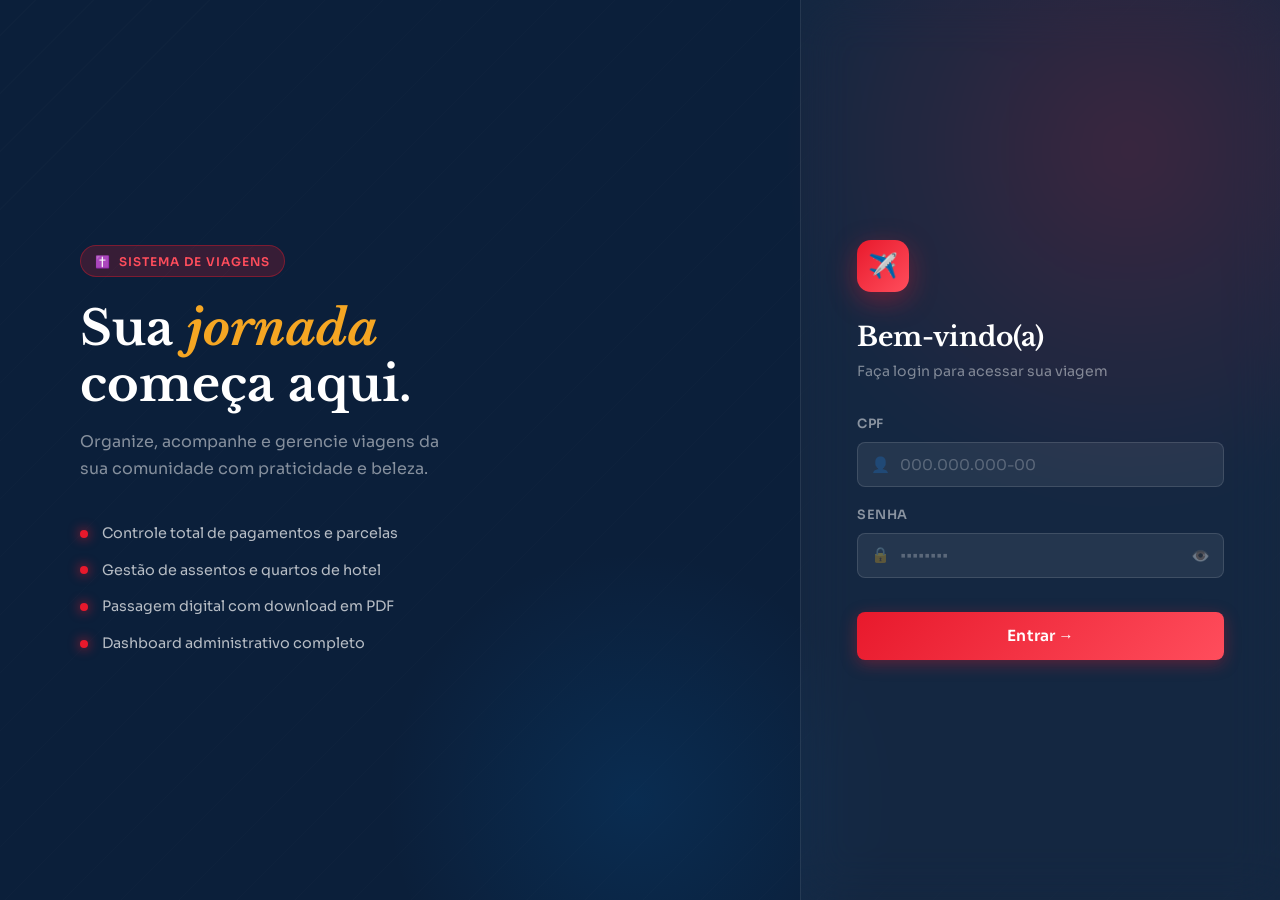
<file: index.html>
<!DOCTYPE html>
<html lang="pt-BR">
<head>
<meta charset="UTF-8">
<meta name="viewport" content="width=device-width,initial-scale=1">
<title>Igreja Viagens — Login</title>
<link rel="stylesheet" href="css/style.css">
</head>
<body>
<div class="login-wrap">
  <div class="login-bg-lines"></div>
  <div class="login-left">
    <div class="login-badge">✝️ &nbsp;Sistema de Viagens</div>
    <h1>Sua <em>jornada</em> começa aqui.</h1>
    <p>Organize, acompanhe e gerencie viagens da sua comunidade com praticidade e beleza.</p>
    <div class="login-features">
      <div class="login-feat"><div class="login-feat-dot"></div>Controle total de pagamentos e parcelas</div>
      <div class="login-feat"><div class="login-feat-dot"></div>Gestão de assentos e quartos de hotel</div>
      <div class="login-feat"><div class="login-feat-dot"></div>Passagem digital com download em PDF</div>
      <div class="login-feat"><div class="login-feat-dot"></div>Dashboard administrativo completo</div>
    </div>
  </div>

  <div class="login-right">
    <div class="login-card">
      <div class="mark">✈️</div>
      <h2>Bem-vindo(a)</h2>
      <p class="sub">Faça login para acessar sua viagem</p>

      <form id="login-form" novalidate>
        <div class="form-group">
          <label>CPF</label>
          <div class="inp-wrap">
            <span class="inp-icon">👤</span>
            <input type="text" id="login-cpf" class="form-control" placeholder="000.000.000-00" maxlength="14" autocomplete="username" inputmode="numeric">
          </div>
          <span class="field-msg" id="cpf-fb"></span>
        </div>
        <div class="form-group">
          <label>Senha</label>
          <div class="inp-wrap">
            <span class="inp-icon">🔒</span>
            <input type="password" id="login-pw" class="form-control" placeholder="••••••••" autocomplete="current-password">
            <button type="button" class="toggle-pw">👁️</button>
          </div>
        </div>
        <button type="submit" class="btn btn-red btn-full btn-lg mt2">Entrar →</button>
      </form>
    </div>
  </div>
</div>

<!-- First Login Modal -->
<div class="overlay" id="first-login-modal">
  <div class="modal">
    <div class="modal-head">
      <span class="modal-title">🔑 Crie sua senha</span>
    </div>
    <div class="modal-body">
      <div class="alert al-sky mb2"><span class="al-ico">ℹ️</span><span>Este é o seu primeiro acesso. Por segurança, crie uma senha pessoal.</span></div>
      <form id="first-login-form" novalidate>
        <div class="form-group dark-label">
          <label>Nova Senha</label>
          <div class="inp-wrap"><span class="inp-icon dark">🔒</span>
            <input type="password" id="new-pw" class="form-control light" placeholder="Mínimo 6 caracteres">
          </div>
        </div>
        <div class="form-group dark-label">
          <label>Confirmar Senha</label>
          <div class="inp-wrap"><span class="inp-icon dark">🔒</span>
            <input type="password" id="confirm-pw" class="form-control light" placeholder="Repita a senha">
          </div>
        </div>
        <div class="modal-foot" style="padding:0;margin-top:1rem">
          <button type="submit" class="btn btn-red">Salvar e Entrar →</button>
        </div>
      </form>
    </div>
  </div>
</div>

<script src="js/script.js"></script>
</body>
</html>
</file>
<file: css/style.css>
/* ============================================================
   IGREJA VIAGENS — DESIGN SYSTEM v2
   Inspired by LATAM, Turkish Airlines, GOL, Udemy
   ============================================================ */

@import url('https://fonts.googleapis.com/css2?family=Sora:wght@300;400;500;600;700;800&family=Libre+Baskerville:ital,wght@0,400;0,700;1,400&display=swap');

/* ── Tokens ── */
:root {
  --red:        #E8192C;
  --red-dark:   #B5111E;
  --red-light:  #FF4D5C;
  --navy:       #0B1F3A;
  --navy-mid:   #122848;
  --navy-light: #1A3560;
  --sky:        #0078D4;
  --sky-light:  #E8F4FD;
  --gold:       #F5A623;
  --gold-light: #FEF3DC;
  --mint:       #00B894;
  --mint-light: #E0F7F3;
  --coral:      #FF6B6B;

  --white:      #FFFFFF;
  --bg:         #F4F6FA;
  --surface:    #FFFFFF;
  --surface-2:  #F9FAFB;
  --border:     #E2E8F0;
  --border-2:   #CBD5E1;

  --text:       #0B1F3A;
  --text-2:     #4A5568;
  --text-3:     #94A3B8;

  --sidebar-w:  272px;
  --r:          14px;
  --r-sm:       8px;
  --r-lg:       20px;
  --r-xl:       28px;

  --sh-sm:  0 1px 3px rgba(11,31,58,.06), 0 1px 2px rgba(11,31,58,.04);
  --sh:     0 4px 20px rgba(11,31,58,.08), 0 2px 6px rgba(11,31,58,.04);
  --sh-lg:  0 12px 48px rgba(11,31,58,.12), 0 4px 16px rgba(11,31,58,.06);
  --sh-xl:  0 24px 80px rgba(11,31,58,.18);

  --ease: cubic-bezier(.4,0,.2,1);
  --t:    .22s;
}

/* ── Reset ── */
*,*::before,*::after{box-sizing:border-box;margin:0;padding:0}
html{font-size:16px;scroll-behavior:smooth}
body{font-family:'Sora',sans-serif;background:var(--bg);color:var(--text);line-height:1.6;-webkit-font-smoothing:antialiased;min-height:100vh}
a{text-decoration:none;color:inherit}
img{max-width:100%;display:block}
button{font-family:inherit}
input,select,textarea{font-family:inherit}

/* ── Typography ── */
h1,h2{font-family:'Libre Baskerville',serif}
h1{font-size:2.2rem;font-weight:700;line-height:1.2}
h2{font-size:1.5rem;font-weight:700;line-height:1.3}
h3{font-size:1.1rem;font-weight:600}
p{color:var(--text-2)}
small{font-size:.78rem;color:var(--text-3)}

/* ════════════════════════════════════════
   LOGIN PAGE
════════════════════════════════════════ */
.login-wrap{
  min-height:100vh;
  display:flex;
  background:var(--navy);
  position:relative;
  overflow:hidden;
}

/* Animated background shapes */
.login-wrap::before{
  content:'';
  position:absolute;
  width:700px;height:700px;
  background:radial-gradient(circle,rgba(232,25,44,.18) 0%,transparent 70%);
  top:-200px;right:-200px;
  border-radius:50%;
  pointer-events:none;
}
.login-wrap::after{
  content:'';
  position:absolute;
  width:500px;height:500px;
  background:radial-gradient(circle,rgba(0,120,212,.15) 0%,transparent 70%);
  bottom:-150px;left:30%;
  border-radius:50%;
  pointer-events:none;
}

/* Diagonal line texture */
.login-bg-lines{
  position:absolute;inset:0;
  background-image:repeating-linear-gradient(
    -45deg,
    transparent,transparent 40px,
    rgba(255,255,255,.012) 40px,rgba(255,255,255,.012) 41px
  );
  pointer-events:none;
}

.login-left{
  flex:1;
  display:flex;
  flex-direction:column;
  justify-content:center;
  align-items:flex-start;
  padding:4rem 3rem 4rem 5rem;
  position:relative;
  z-index:1;
}

.login-badge{
  display:inline-flex;
  align-items:center;
  gap:.5rem;
  background:rgba(232,25,44,.2);
  border:1px solid rgba(232,25,44,.4);
  color:var(--red-light);
  font-size:.75rem;
  font-weight:600;
  letter-spacing:.08em;
  text-transform:uppercase;
  padding:.35rem .9rem;
  border-radius:99px;
  margin-bottom:1.5rem;
}

.login-left h1{
  color:#fff;
  font-size:3rem;
  line-height:1.15;
  margin-bottom:1rem;
  max-width:440px;
}

.login-left h1 em{
  font-style:italic;
  color:var(--gold);
}

.login-left p{
  color:rgba(255,255,255,.5);
  font-size:1rem;
  max-width:380px;
  line-height:1.7;
  margin-bottom:2.5rem;
}

.login-features{
  display:flex;
  flex-direction:column;
  gap:.85rem;
}

.login-feat{
  display:flex;
  align-items:center;
  gap:.85rem;
  color:rgba(255,255,255,.7);
  font-size:.9rem;
}

.login-feat-dot{
  width:8px;height:8px;
  background:var(--red);
  border-radius:50%;
  flex-shrink:0;
  box-shadow:0 0 12px var(--red);
}

.login-right{
  width:480px;
  display:flex;
  align-items:center;
  justify-content:center;
  padding:3rem 3.5rem;
  background:rgba(255,255,255,.04);
  backdrop-filter:blur(24px);
  border-left:1px solid rgba(255,255,255,.08);
  position:relative;
  z-index:1;
}

.login-card{
  width:100%;
}

.login-card .mark{
  width:52px;height:52px;
  background:linear-gradient(135deg,var(--red),var(--red-light));
  border-radius:var(--r);
  display:flex;align-items:center;justify-content:center;
  font-size:1.5rem;
  margin-bottom:1.75rem;
  box-shadow:0 8px 28px rgba(232,25,44,.4);
}

.login-card h2{
  color:#fff;
  font-size:1.65rem;
  margin-bottom:.3rem;
}

.login-card .sub{
  color:rgba(255,255,255,.45);
  font-size:.88rem;
  margin-bottom:2rem;
}

/* ════════════════════════════════════════
   FORMS
════════════════════════════════════════ */
.form-group{margin-bottom:1.1rem}

.form-group label{
  display:block;
  font-size:.8rem;
  font-weight:600;
  color:rgba(255,255,255,.5);
  letter-spacing:.04em;
  text-transform:uppercase;
  margin-bottom:.45rem;
}

.form-group.dark-label label{color:var(--text-2)}

.inp-wrap{position:relative}

.inp-icon{
  position:absolute;
  left:.9rem;top:50%;
  transform:translateY(-50%);
  color:rgba(255,255,255,.3);
  font-size:.95rem;
  pointer-events:none;
  z-index:1;
}

.inp-icon.dark{color:var(--text-3)}

.form-control{
  width:100%;
  padding:.8rem 1rem .8rem 2.6rem;
  background:rgba(255,255,255,.07);
  border:1.5px solid rgba(255,255,255,.12);
  border-radius:var(--r-sm);
  color:#fff;
  font-family:inherit;
  font-size:.92rem;
  outline:none;
  transition:border-color var(--t) var(--ease), box-shadow var(--t) var(--ease), background var(--t) var(--ease);
}

.form-control::placeholder{color:rgba(255,255,255,.25)}

.form-control:focus{
  border-color:rgba(232,25,44,.6);
  background:rgba(255,255,255,.1);
  box-shadow:0 0 0 3px rgba(232,25,44,.15);
}

.form-control.is-valid{border-color:var(--mint);box-shadow:0 0 0 3px rgba(0,184,148,.12)}
.form-control.is-invalid{border-color:var(--coral);box-shadow:0 0 0 3px rgba(255,107,107,.12)}

/* Light forms (inside white panels) */
.form-control.light{
  background:var(--surface);
  border-color:var(--border);
  color:var(--text);
}
.form-control.light::placeholder{color:var(--text-3)}
.form-control.light:focus{border-color:var(--red);box-shadow:0 0 0 3px rgba(232,25,44,.1)}
.form-control.light.is-valid{border-color:var(--mint);box-shadow:0 0 0 3px rgba(0,184,148,.1)}
.form-control.light.is-invalid{border-color:var(--coral);box-shadow:0 0 0 3px rgba(255,107,107,.1)}

.form-group.dark-label .inp-icon{color:var(--text-3)}

.toggle-pw{
  position:absolute;right:.9rem;top:50%;
  transform:translateY(-50%);
  background:none;border:none;
  color:rgba(255,255,255,.35);
  cursor:pointer;font-size:.95rem;
  transition:color var(--t);
}
.toggle-pw:hover{color:rgba(255,255,255,.7)}
.toggle-pw.dark{color:var(--text-3)}
.toggle-pw.dark:hover{color:var(--text)}

.field-msg{font-size:.76rem;margin-top:.3rem;display:none}
.field-msg.show{display:block}
.field-msg.ok{color:var(--mint)}
.field-msg.err{color:var(--coral)}

select.form-control{
  appearance:none;
  background-image:url("data:image/svg+xml,%3Csvg xmlns='http://www.w3.org/2000/svg' fill='none' viewBox='0 0 20 20'%3E%3Cpath stroke='%2394A3B8' stroke-linecap='round' stroke-linejoin='round' stroke-width='1.5' d='M6 8l4 4 4-4'/%3E%3C/svg%3E");
  background-repeat:no-repeat;
  background-position:right .8rem center;
  background-size:18px;
  padding-right:2.4rem;
}
select.form-control.light{background-color:var(--surface)}

textarea.form-control{resize:vertical;min-height:110px;padding-top:.8rem}

/* ════════════════════════════════════════
   BUTTONS
════════════════════════════════════════ */
.btn{
  display:inline-flex;align-items:center;justify-content:center;gap:.5rem;
  padding:.75rem 1.5rem;
  border:none;border-radius:var(--r-sm);
  font-family:inherit;font-size:.88rem;font-weight:600;
  cursor:pointer;transition:all var(--t) var(--ease);
  white-space:nowrap;letter-spacing:.01em;
}

.btn-red{
  background:linear-gradient(135deg,var(--red),var(--red-light));
  color:#fff;
  box-shadow:0 4px 16px rgba(232,25,44,.35);
}
.btn-red:hover{transform:translateY(-1px);box-shadow:0 8px 24px rgba(232,25,44,.45)}
.btn-red:active{transform:translateY(0)}

.btn-navy{
  background:linear-gradient(135deg,var(--navy),var(--navy-light));
  color:#fff;
  box-shadow:0 4px 16px rgba(11,31,58,.25);
}
.btn-navy:hover{transform:translateY(-1px);box-shadow:0 8px 24px rgba(11,31,58,.35)}

.btn-ghost{
  background:rgba(255,255,255,.08);
  border:1.5px solid rgba(255,255,255,.15);
  color:rgba(255,255,255,.8);
}
.btn-ghost:hover{background:rgba(255,255,255,.14);color:#fff}

.btn-outline{
  background:transparent;
  border:1.5px solid var(--border-2);
  color:var(--text-2);
}
.btn-outline:hover{border-color:var(--red);color:var(--red);background:rgba(232,25,44,.04)}

.btn-success{background:var(--mint);color:#fff}
.btn-success:hover{background:#009d7c;transform:translateY(-1px)}
.btn-danger{background:var(--coral);color:#fff}
.btn-danger:hover{background:#e55555;transform:translateY(-1px)}

.btn-sm{padding:.45rem .9rem;font-size:.8rem;border-radius:6px}
.btn-lg{padding:.9rem 2rem;font-size:.96rem}
.btn-full{width:100%}
.btn-icon{padding:.55rem;border-radius:var(--r-sm)}
.btn:disabled{opacity:.45;cursor:not-allowed;transform:none!important;box-shadow:none!important}

/* ════════════════════════════════════════
   APP SHELL
════════════════════════════════════════ */
.app{display:flex;min-height:100vh}

/* ── Sidebar ── */
.sidebar{
  width:var(--sidebar-w);
  background:var(--navy);
  min-height:100vh;
  position:fixed;left:0;top:0;z-index:100;
  display:flex;flex-direction:column;
  transition:transform var(--t) var(--ease);
  border-right:1px solid rgba(255,255,255,.06);
}

/* Subtle inner glow */
.sidebar::before{
  content:'';position:absolute;top:0;left:0;right:0;height:1px;
  background:linear-gradient(90deg,transparent,rgba(232,25,44,.6),transparent);
}

.sb-head{
  padding:1.5rem 1.25rem 1.25rem;
  border-bottom:1px solid rgba(255,255,255,.06);
  display:flex;align-items:center;gap:.85rem;
}

.sb-logo{
  width:40px;height:40px;
  background:linear-gradient(135deg,var(--red),var(--red-light));
  border-radius:10px;
  display:flex;align-items:center;justify-content:center;
  font-size:1.1rem;flex-shrink:0;
  box-shadow:0 4px 14px rgba(232,25,44,.4);
}

.sb-brand .name{font-size:.88rem;font-weight:700;color:#fff;letter-spacing:-.01em}
.sb-brand .role{font-size:.7rem;color:rgba(255,255,255,.35);margin-top:.1rem;font-weight:400}

.sb-nav{flex:1;padding:.75rem 0;overflow-y:auto}
.sb-nav::-webkit-scrollbar{width:0}

.sb-sec{
  padding:.5rem 1.25rem .15rem;
  font-size:.65rem;font-weight:700;
  text-transform:uppercase;letter-spacing:.1em;
  color:rgba(255,255,255,.22);
  margin-top:.35rem;
}

.nav-a{
  display:flex;align-items:center;gap:.75rem;
  padding:.65rem 1rem;
  margin:.06rem .75rem;
  border-radius:10px;
  color:rgba(255,255,255,.55);
  font-size:.86rem;font-weight:500;
  transition:all var(--t) var(--ease);
  position:relative;
}

.nav-a .ico{width:18px;text-align:center;font-size:.95rem;flex-shrink:0}

.nav-a:hover{background:rgba(255,255,255,.07);color:rgba(255,255,255,.9)}

.nav-a.on{
  background:linear-gradient(135deg,var(--red),var(--red-dark));
  color:#fff;
  box-shadow:0 4px 14px rgba(232,25,44,.35);
}

.nav-a .pip{
  margin-left:auto;
  background:var(--coral);
  color:#fff;
  font-size:.65rem;font-weight:700;
  padding:.12rem .42rem;
  border-radius:99px;
  min-width:18px;text-align:center;
}

.sb-foot{
  padding:1rem 1.25rem;
  border-top:1px solid rgba(255,255,255,.06);
  display:flex;align-items:center;gap:.75rem;
}

.sb-avatar{
  width:36px;height:36px;border-radius:50%;
  background:linear-gradient(135deg,var(--red),var(--gold));
  display:flex;align-items:center;justify-content:center;
  font-size:.82rem;font-weight:700;color:#fff;flex-shrink:0;
}

.sb-uinfo .uname{color:#fff;font-size:.82rem;font-weight:600}
.sb-uinfo .urole{color:rgba(255,255,255,.35);font-size:.7rem}

.sb-out{
  margin-left:auto;
  background:none;border:none;
  color:rgba(255,255,255,.3);
  cursor:pointer;font-size:1rem;
  padding:.3rem;border-radius:6px;
  transition:all var(--t);
}
.sb-out:hover{color:#fff;background:rgba(255,255,255,.08)}

/* ── Main ── */
.main{
  margin-left:var(--sidebar-w);
  flex:1;min-height:100vh;
  display:flex;flex-direction:column;
}

.topbar{
  background:var(--surface);
  border-bottom:1px solid var(--border);
  padding:.9rem 2rem;
  display:flex;align-items:center;justify-content:space-between;
  position:sticky;top:0;z-index:50;
  box-shadow:var(--sh-sm);
}

.tb-left{display:flex;align-items:center;gap:.85rem}

.menu-tog{
  display:none;background:none;border:none;
  font-size:1.2rem;cursor:pointer;color:var(--text-2);padding:.3rem;
}

.pg-title{font-size:1rem;font-weight:700;color:var(--text);letter-spacing:-.01em}
.pg-crumb{font-size:.75rem;color:var(--text-3);margin-top:.05rem}

.tb-right{display:flex;align-items:center;gap:.6rem}

.notif{
  position:relative;
  background:none;
  border:1.5px solid var(--border-2);
  border-radius:var(--r-sm);
  padding:.5rem .65rem;
  cursor:pointer;color:var(--text-2);font-size:.95rem;
  transition:all var(--t);
}
.notif:hover{border-color:var(--red);color:var(--red)}
.notif-dot{
  position:absolute;top:4px;right:4px;
  width:7px;height:7px;
  background:var(--red);border-radius:50%;
  border:2px solid #fff;
}

.page{padding:2rem;flex:1}

/* ════════════════════════════════════════
   CARDS & PANELS
════════════════════════════════════════ */
.card{
  background:var(--surface);
  border-radius:var(--r);
  box-shadow:var(--sh);
  border:1px solid var(--border);
  overflow:hidden;
}

.card-head{
  padding:1.1rem 1.5rem;
  border-bottom:1px solid var(--border);
  display:flex;align-items:center;justify-content:space-between;gap:1rem;
}

.card-title{font-size:.95rem;font-weight:700;color:var(--text);letter-spacing:-.01em}
.card-sub{font-size:.76rem;color:var(--text-3);margin-top:.1rem}
.card-body{padding:1.5rem}

/* ── Stat Cards ── */
.stats-row{
  display:grid;
  grid-template-columns:repeat(auto-fit,minmax(200px,1fr));
  gap:1.1rem;
  margin-bottom:1.75rem;
}

.stat{
  background:var(--surface);
  border-radius:var(--r);
  padding:1.35rem 1.5rem;
  box-shadow:var(--sh);
  border:1px solid var(--border);
  display:flex;align-items:flex-start;gap:1rem;
  position:relative;overflow:hidden;
  transition:transform var(--t) var(--ease),box-shadow var(--t) var(--ease);
}

.stat::after{
  content:'';
  position:absolute;bottom:0;left:0;right:0;height:3px;
}

.stat.s-red::after{background:linear-gradient(90deg,var(--red),var(--red-light))}
.stat.s-navy::after{background:linear-gradient(90deg,var(--navy),var(--sky))}
.stat.s-green::after{background:linear-gradient(90deg,var(--mint),#4fd1b0)}
.stat.s-gold::after{background:linear-gradient(90deg,#d4830a,var(--gold))}

.stat:hover{transform:translateY(-3px);box-shadow:var(--sh-lg)}

.stat-ic{
  width:48px;height:48px;border-radius:12px;
  display:flex;align-items:center;justify-content:center;
  font-size:1.3rem;flex-shrink:0;
}

.stat-ic.r{background:rgba(232,25,44,.08)}
.stat-ic.n{background:rgba(11,31,58,.06)}
.stat-ic.g{background:var(--mint-light)}
.stat-ic.o{background:var(--gold-light)}

.stat-inf .val{font-size:1.75rem;font-weight:800;color:var(--text);line-height:1;letter-spacing:-.02em}
.stat-inf .lbl{font-size:.78rem;color:var(--text-3);margin-top:.3rem;font-weight:500}
.stat-inf .chg{font-size:.74rem;margin-top:.35rem;display:flex;align-items:center;gap:.2rem}
.stat-inf .chg.up{color:var(--mint)}
.stat-inf .chg.down{color:var(--coral)}
.stat-inf .chg.neu{color:var(--text-3)}

/* ════════════════════════════════════════
   GRID HELPERS
════════════════════════════════════════ */
.g2{display:grid;grid-template-columns:1fr 1fr;gap:1.5rem}
.g3{display:grid;grid-template-columns:1fr 1fr 1fr;gap:1.5rem}
.g21{display:grid;grid-template-columns:2fr 1fr;gap:1.5rem}
.g12{display:grid;grid-template-columns:1fr 2fr;gap:1.5rem}

/* ════════════════════════════════════════
   TABLE
════════════════════════════════════════ */
.tbl-wrap{overflow-x:auto}

table{width:100%;border-collapse:collapse}

thead th{
  padding:.7rem 1rem;
  text-align:left;
  font-size:.72rem;font-weight:700;
  color:var(--text-3);
  text-transform:uppercase;letter-spacing:.07em;
  background:var(--surface-2);
  border-bottom:1.5px solid var(--border);
  white-space:nowrap;
}

tbody td{
  padding:.9rem 1rem;
  border-bottom:1px solid var(--border);
  font-size:.86rem;color:var(--text);
}

tbody tr:last-child td{border-bottom:none}
tbody tr{transition:background var(--t)}
tbody tr:hover{background:var(--surface-2)}

/* ════════════════════════════════════════
   BADGES
════════════════════════════════════════ */
.badge{
  display:inline-flex;align-items:center;gap:.28rem;
  padding:.2rem .65rem;border-radius:99px;
  font-size:.72rem;font-weight:700;letter-spacing:.02em;
}
.b-green{background:var(--mint-light);color:#007a62}
.b-red{background:rgba(232,25,44,.1);color:var(--red-dark)}
.b-gold{background:var(--gold-light);color:#a36c00}
.b-sky{background:var(--sky-light);color:#005fa3}
.b-muted{background:var(--surface-2);color:var(--text-3);border:1px solid var(--border)}

/* ════════════════════════════════════════
   PROGRESS
════════════════════════════════════════ */
.pbar{height:6px;background:var(--border);border-radius:99px;overflow:hidden}
.pbar-fill{height:100%;border-radius:99px;transition:width .8s var(--ease)}
.pbar-fill.red{background:linear-gradient(90deg,var(--red-dark),var(--red-light))}
.pbar-fill.green{background:linear-gradient(90deg,var(--mint),#4fd1b0)}
.pbar-fill.gold{background:linear-gradient(90deg,#d4830a,var(--gold))}
.pbar-fill.sky{background:linear-gradient(90deg,var(--sky),#40a9ff)}

/* ════════════════════════════════════════
   MODALS
════════════════════════════════════════ */
.overlay{
  position:fixed;inset:0;
  background:rgba(11,31,58,.55);
  backdrop-filter:blur(6px);
  display:flex;align-items:center;justify-content:center;
  z-index:1000;
  opacity:0;visibility:hidden;
  transition:all var(--t) var(--ease);
  padding:1rem;
}
.overlay.on{opacity:1;visibility:visible}

.modal{
  background:var(--surface);
  border-radius:var(--r-lg);
  width:100%;max-width:560px;
  box-shadow:var(--sh-xl);
  transform:scale(.94) translateY(16px);
  transition:transform var(--t) var(--ease);
  max-height:90vh;overflow-y:auto;
}
.overlay.on .modal{transform:scale(1) translateY(0)}

.modal-head{
  padding:1.25rem 1.5rem;
  border-bottom:1px solid var(--border);
  display:flex;align-items:center;justify-content:space-between;
}

.modal-title{font-size:1rem;font-weight:700;color:var(--text)}

.modal-x{
  background:none;border:none;
  color:var(--text-3);cursor:pointer;
  font-size:1.1rem;padding:.2rem;
  border-radius:6px;transition:all var(--t);
}
.modal-x:hover{background:var(--bg);color:var(--text)}

.modal-body{padding:1.5rem}
.modal-foot{
  padding:1rem 1.5rem;
  border-top:1px solid var(--border);
  display:flex;gap:.75rem;justify-content:flex-end;
}

/* ════════════════════════════════════════
   TOAST
════════════════════════════════════════ */
.toast-box{
  position:fixed;top:1.25rem;right:1.25rem;z-index:9999;
  display:flex;flex-direction:column;gap:.5rem;
  pointer-events:none;
}

.toast{
  background:var(--navy);
  border-radius:var(--r);
  padding:.85rem 1.1rem;
  box-shadow:var(--sh-xl);
  display:flex;align-items:center;gap:.75rem;
  min-width:280px;max-width:360px;
  pointer-events:all;
  border-left:3px solid transparent;
  animation:tin .3s var(--ease);
  font-size:.85rem;
}

.toast.ok{border-color:var(--mint)}
.toast.er{border-color:var(--coral)}
.toast.wn{border-color:var(--gold)}
.toast.in{border-color:var(--sky)}

.toast-ico{font-size:1rem;flex-shrink:0}
.toast-msg{flex:1;color:rgba(255,255,255,.85)}
.toast-x{background:none;border:none;color:rgba(255,255,255,.3);cursor:pointer;font-size:.9rem}

@keyframes tin{from{transform:translateX(110%);opacity:0}to{transform:translateX(0);opacity:1}}
@keyframes tout{to{transform:translateX(110%);opacity:0}}
.toast.out{animation:tout .3s ease forwards}

/* ════════════════════════════════════════
   ALERT BOXES
════════════════════════════════════════ */
.alert{
  display:flex;align-items:flex-start;gap:.75rem;
  padding:.9rem 1.1rem;border-radius:var(--r-sm);
  font-size:.84rem;
  border-left:3px solid transparent;
}
.al-green{background:var(--mint-light);border-color:var(--mint);color:#006651}
.al-red{background:rgba(232,25,44,.07);border-color:var(--red);color:var(--red-dark)}
.al-gold{background:var(--gold-light);border-color:var(--gold);color:#7a4e00}
.al-sky{background:var(--sky-light);border-color:var(--sky);color:#004a8a}
.al-ico{flex-shrink:0;margin-top:.05rem}

/* ════════════════════════════════════════
   TABS
════════════════════════════════════════ */
.tabs{display:flex;border-bottom:2px solid var(--border);margin-bottom:1.5rem}
.tab{
  padding:.65rem 1.1rem;
  background:none;border:none;
  font-family:inherit;font-size:.84rem;font-weight:600;
  color:var(--text-3);cursor:pointer;
  border-bottom:2px solid transparent;margin-bottom:-2px;
  transition:all var(--t);
}
.tab:hover{color:var(--text)}
.tab.on{color:var(--red);border-bottom-color:var(--red)}
.tab-pane{display:none}.tab-pane.on{display:block}

/* ════════════════════════════════════════
   SEAT MAP
════════════════════════════════════════ */
.seat-grid{display:flex;flex-direction:column;gap:.45rem}
.seat-row{display:flex;align-items:center;gap:.45rem}
.row-n{width:18px;font-size:.68rem;color:var(--text-3);text-align:right;flex-shrink:0}
.seat-gap{width:22px;flex-shrink:0}

.seat{
  width:36px;height:36px;
  border:none;border-radius:7px 7px 4px 4px;
  cursor:pointer;
  display:flex;align-items:center;justify-content:center;
  font-size:.68rem;font-weight:700;
  transition:all var(--t) var(--ease);
  position:relative;flex-shrink:0;
}

.seat::after{
  content:'';position:absolute;
  bottom:0;left:2px;right:2px;height:4px;
  background:rgba(0,0,0,.18);border-radius:0 0 4px 4px;
}

.seat.free{background:#d1fae5;color:#065f46}
.seat.free:hover{background:var(--mint);color:#fff;transform:scale(1.1);z-index:1}
.seat.taken{background:#fee2e2;color:#991b1b;cursor:not-allowed}
.seat.sel{background:var(--sky);color:#fff;box-shadow:0 0 0 2px #fff,0 0 0 4px var(--sky)}
.seat.drv{background:var(--border);color:var(--text-3);cursor:default}

/* ════════════════════════════════════════
   ROOMS GRID
════════════════════════════════════════ */
.rooms{display:grid;grid-template-columns:repeat(auto-fill,minmax(150px,1fr));gap:1rem}

.room{
  background:var(--surface);
  border:2px solid var(--border);
  border-radius:var(--r);
  padding:1.1rem;
  text-align:center;
  cursor:pointer;
  transition:all var(--t) var(--ease);
}
.room:hover{border-color:var(--red);transform:translateY(-2px);box-shadow:var(--sh)}
.room.sel{border-color:var(--red);background:rgba(232,25,44,.03)}
.room.occ{border-color:var(--border);background:var(--surface-2);cursor:not-allowed;opacity:.6}
.room.cap{opacity:.45;cursor:not-allowed}
.room-ico{font-size:2rem;margin-bottom:.5rem}
.room-n{font-weight:700;font-size:.96rem;color:var(--text)}
.room-t{font-size:.74rem;color:var(--text-3);margin-top:.1rem}
.room-c{font-size:.74rem;color:var(--text-2);margin-top:.35rem}

/* ════════════════════════════════════════
   TRIP STEPS
════════════════════════════════════════ */
.steps{display:flex;align-items:center}
.step{flex:1;text-align:center;position:relative}

.step::before{
  content:'';position:absolute;
  top:15px;left:50%;
  width:100%;height:2px;
  background:var(--border);z-index:0;
}
.step:last-child::before{display:none}
.step.done::before{background:var(--mint)}

.step-dot{
  width:30px;height:30px;border-radius:50%;
  display:flex;align-items:center;justify-content:center;
  font-size:.76rem;font-weight:700;
  margin:0 auto .45rem;
  position:relative;z-index:1;
  background:var(--border);color:var(--text-3);
}
.step.done .step-dot{background:var(--mint);color:#fff}
.step.act .step-dot{
  background:var(--red);color:#fff;
  box-shadow:0 0 0 4px rgba(232,25,44,.18);
}
.step-lbl{font-size:.72rem;color:var(--text-3);font-weight:500}
.step.done .step-lbl{color:var(--mint)}
.step.act .step-lbl{color:var(--red);font-weight:700}

/* ════════════════════════════════════════
   PAYMENT PARCELS
════════════════════════════════════════ */
.parcel-list{display:flex;flex-direction:column;gap:.55rem}

.parcel{
  display:flex;align-items:center;gap:.85rem;
  padding:.8rem 1rem;
  border-radius:var(--r-sm);
  border:1.5px solid var(--border);
  background:var(--surface);
  transition:all var(--t);
}
.parcel:hover{border-color:var(--border-2);box-shadow:var(--sh-sm)}

.parcel-n{
  width:28px;height:28px;border-radius:50%;
  display:flex;align-items:center;justify-content:center;
  font-size:.74rem;font-weight:700;flex-shrink:0;
}
.parcel-n.p{background:var(--mint-light);color:#006651}
.parcel-n.w{background:var(--gold-light);color:#7a4e00}
.parcel-n.u{background:var(--surface-2);color:var(--text-3);border:1px solid var(--border)}

.parcel-inf{flex:1}
.parcel-lbl{font-size:.84rem;font-weight:600;color:var(--text)}
.parcel-dt{font-size:.74rem;color:var(--text-3)}
.parcel-val{font-weight:700;font-size:.9rem;color:var(--text)}

/* ════════════════════════════════════════
   UPLOAD ZONE
════════════════════════════════════════ */
.upload{
  border:2px dashed var(--border-2);
  border-radius:var(--r);
  padding:2rem;
  text-align:center;
  cursor:pointer;
  transition:all var(--t);
}
.upload:hover{border-color:var(--red);background:rgba(232,25,44,.02)}
.upload.over{border-color:var(--red);background:rgba(232,25,44,.04)}
.upload-ico{font-size:2.2rem;margin-bottom:.65rem}

/* ════════════════════════════════════════
   RULES BOX
════════════════════════════════════════ */
.rules{
  background:linear-gradient(135deg,var(--sky-light),rgba(0,120,212,.04));
  border:1px solid rgba(0,120,212,.2);
  border-radius:var(--r);
  padding:1.35rem;
}
.rules h3{color:var(--sky);margin-bottom:.65rem;font-size:.92rem;font-weight:700}
.rules p,.rules li{font-size:.85rem;color:var(--text-2);line-height:2}
.rules ul{padding-left:1.1rem}

/* ════════════════════════════════════════
   WELCOME BANNER
════════════════════════════════════════ */
.banner{
  background:linear-gradient(135deg,var(--navy) 0%,var(--navy-mid) 50%,var(--navy-light) 100%);
  border-radius:var(--r-lg);
  padding:2rem 2.5rem;
  display:flex;align-items:center;justify-content:space-between;
  flex-wrap:wrap;gap:1rem;
  position:relative;overflow:hidden;
  margin-bottom:1.75rem;
}

.banner::before{
  content:'✈';
  position:absolute;right:2.5rem;top:50%;
  transform:translateY(-50%) rotate(-20deg);
  font-size:8rem;
  opacity:.06;
  pointer-events:none;
}

.banner h2{color:#fff;font-size:1.5rem;margin-bottom:.25rem}
.banner h2 span{color:var(--gold)}
.banner .sub{color:rgba(255,255,255,.55);font-size:.88rem}
.banner .trip-tag{
  text-align:right;
}
.banner .trip-name{
  font-size:1rem;font-weight:700;color:var(--gold);margin-bottom:.2rem;
}
.banner .trip-meta{color:rgba(255,255,255,.5);font-size:.82rem}

/* ════════════════════════════════════════
   AVATAR
════════════════════════════════════════ */
.ava{
  width:34px;height:34px;border-radius:50%;
  background:linear-gradient(135deg,var(--navy),var(--sky));
  display:inline-flex;align-items:center;justify-content:center;
  font-size:.76rem;font-weight:700;color:#fff;
}

/* ════════════════════════════════════════
   SPINNER
════════════════════════════════════════ */
.spin{
  width:22px;height:22px;
  border:2.5px solid var(--border);
  border-top-color:var(--red);
  border-radius:50%;
  animation:spin .7s linear infinite;
  display:inline-block;
}
@keyframes spin{to{transform:rotate(360deg)}}

/* ════════════════════════════════════════
   CHART WRAP
════════════════════════════════════════ */
.chart-area{position:relative;height:220px;display:flex;align-items:center;justify-content:center}

/* ════════════════════════════════════════
   SECTION HEADER
════════════════════════════════════════ */
.sec-head{
  display:flex;align-items:flex-end;justify-content:space-between;
  margin-bottom:1.35rem;gap:1rem;
}
.sec-head h2{font-size:1.2rem}

/* ════════════════════════════════════════
   UTILITY
════════════════════════════════════════ */
.flex{display:flex}
.col{flex-direction:column}
.ic{align-items:center}
.jb{justify-content:space-between}
.g1{gap:.5rem}.g2x{gap:1rem}.g3x{gap:1.5rem}
.mt1{margin-top:.5rem}.mt2{margin-top:1rem}.mt3{margin-top:1.5rem}
.mb1{margin-bottom:.5rem}.mb2{margin-bottom:1rem}.mb3{margin-bottom:1.5rem}
.tc{text-align:center}
.tr{text-align:right}
.tm{color:var(--text-3);font-size:.82rem}
.fw6{font-weight:600}.fw7{font-weight:700}.fw8{font-weight:800}
.gone{display:none!important}
.c-red{color:var(--red)}.c-green{color:var(--mint)}.c-gold{color:var(--gold)}

/* ════════════════════════════════════════
   ANIMATIONS
════════════════════════════════════════ */
.fade-up{animation:fadeUp .35s var(--ease)}
@keyframes fadeUp{from{opacity:0;transform:translateY(14px)}to{opacity:1;transform:translateY(0)}}

/* ════════════════════════════════════════
   SCROLLBAR
════════════════════════════════════════ */
::-webkit-scrollbar{width:5px;height:5px}
::-webkit-scrollbar-track{background:transparent}
::-webkit-scrollbar-thumb{background:var(--border-2);border-radius:99px}
::-webkit-scrollbar-thumb:hover{background:var(--text-3)}

/* ════════════════════════════════════════
   RESPONSIVE
════════════════════════════════════════ */
@media(max-width:1024px){
  .g2,.g3,.g21,.g12{grid-template-columns:1fr}
}

@media(max-width:768px){
  :root{--sidebar-w:0px}
  .sidebar{transform:translateX(-272px);width:272px}
  .sidebar.open{transform:translateX(0)}
  .main{margin-left:0}
  .menu-tog{display:flex}
  .login-wrap{flex-direction:column}
  .login-left{padding:2.5rem 2rem;align-items:center;text-align:center}
  .login-left h1{font-size:2rem}
  .login-right{width:100%;padding:2rem}
  .stats-row{grid-template-columns:1fr 1fr}
  .page{padding:1rem}
  .topbar{padding:.75rem 1rem}
  .banner{padding:1.5rem}
  .banner::before{display:none}
}

@media(max-width:480px){
  .stats-row{grid-template-columns:1fr}
}

/* ════════════════════════════════════════
   DIGITAL TICKET
════════════════════════════════════════ */
.ticket{background:var(--surface);border-radius:var(--r-xl);overflow:hidden;box-shadow:var(--sh-xl);border:1px solid var(--border);max-width:740px;margin:0 auto}
.ticket-top{background:linear-gradient(135deg,var(--navy) 0%,var(--navy-mid) 60%,var(--navy-light) 100%);padding:2rem 2.5rem;position:relative;overflow:hidden}
.ticket-top::before{content:'✈';position:absolute;right:2rem;top:50%;transform:translateY(-50%) rotate(-15deg);font-size:9rem;opacity:.05;pointer-events:none}
.ticket-airline{display:flex;align-items:center;gap:.85rem;margin-bottom:1.75rem}
.ticket-logo{width:44px;height:44px;background:linear-gradient(135deg,var(--red),var(--red-light));border-radius:10px;display:flex;align-items:center;justify-content:center;font-size:1.3rem;box-shadow:0 4px 16px rgba(232,25,44,.4)}
.ticket-brand{color:#fff;font-size:.86rem;font-weight:700}
.ticket-brand small{color:rgba(255,255,255,.4);font-size:.7rem;font-weight:400;display:block}
.ticket-route{display:flex;align-items:center;gap:1rem}
.ticket-city{flex:1}
.ticket-iata{font-size:2.8rem;font-weight:800;color:#fff;letter-spacing:-.03em;line-height:1}
.ticket-city-name{font-size:.76rem;color:rgba(255,255,255,.5);margin-top:.15rem}
.ticket-arrow{display:flex;flex-direction:column;align-items:center;gap:.3rem;flex:1;padding:0 1rem}
.ticket-line{width:100%;height:1px;background:linear-gradient(90deg,rgba(255,255,255,.15),rgba(255,255,255,.5),rgba(255,255,255,.15));position:relative}
.ticket-line::before,.ticket-line::after{content:'';position:absolute;top:50%;transform:translateY(-50%);width:6px;height:6px;border-radius:50%;background:rgba(255,255,255,.5)}
.ticket-line::before{left:0}.ticket-line::after{right:0}
.ticket-plane{font-size:1.5rem;color:rgba(255,255,255,.7)}
.ticket-date{color:rgba(255,255,255,.5);font-size:.72rem;margin-top:.2rem}
.ticket-divider{border:none;border-top:2px dashed var(--border);margin:0;position:relative}
.ticket-divider::before,.ticket-divider::after{content:'';position:absolute;top:50%;transform:translateY(-50%);width:24px;height:24px;background:var(--bg);border-radius:50%}
.ticket-divider::before{left:-12px}.ticket-divider::after{right:-12px}
.ticket-body{padding:2rem 2.5rem}
.ticket-grid{display:grid;grid-template-columns:repeat(3,1fr);gap:1.5rem;margin-bottom:1.5rem}
.ticket-field label{font-size:.66rem;font-weight:700;text-transform:uppercase;letter-spacing:.1em;color:var(--text-3)}
.ticket-field p{font-size:.92rem;font-weight:600;color:var(--text);margin-top:.25rem}
.ticket-foot{background:var(--surface-2);padding:1.25rem 2.5rem;display:flex;align-items:center;justify-content:space-between;gap:1rem;flex-wrap:wrap;border-top:1px solid var(--border)}

/* Arrecadação card */
.arrec-card{background:linear-gradient(135deg,var(--navy) 0%,var(--navy-light) 100%);border-radius:var(--r-lg);padding:1.5rem 2rem;margin-bottom:1.5rem;display:grid;grid-template-columns:1fr 1fr 1fr;gap:1.5rem;align-items:center;position:relative;overflow:hidden}
.arrec-card::before{content:'💰';position:absolute;right:1.5rem;top:50%;transform:translateY(-50%);font-size:6rem;opacity:.06;pointer-events:none}
.arrec-val .lbl{font-size:.72rem;color:rgba(255,255,255,.45);text-transform:uppercase;letter-spacing:.08em;font-weight:600}
.arrec-val .num{font-size:1.65rem;font-weight:800;color:#fff;letter-spacing:-.02em;margin-top:.2rem}
.arrec-pbar{height:10px;background:rgba(255,255,255,.1);border-radius:99px;overflow:hidden;margin-top:.5rem}
.arrec-pbar-fill{height:100%;background:linear-gradient(90deg,var(--mint),#4fd1b0);border-radius:99px;transition:width 1s var(--ease)}
.arrec-pct{font-size:.78rem;color:rgba(255,255,255,.55);margin-top:.4rem;text-align:right}

/* Bus row in trip creator */
.bus-row label{display:block;font-size:.72rem;color:var(--text-3);font-weight:600;margin-bottom:.25rem}

/* No-icon input */
.form-control.no-icon{padding-left:1rem}

/* Extra responsive */
@media(max-width:1024px){
  .ticket-grid{grid-template-columns:1fr 1fr}
  .arrec-card{grid-template-columns:1fr 1fr}
}
@media(max-width:768px){
  .ticket-top{padding:1.5rem}
  .ticket-body{padding:1.5rem}
  .ticket-iata{font-size:2rem}
  .ticket-grid{grid-template-columns:1fr 1fr}
  .ticket-foot{padding:1rem 1.5rem}
  .arrec-card{grid-template-columns:1fr;padding:1.25rem}
  .arrec-card::before{display:none}
}
@media(max-width:480px){
  .ticket-grid{grid-template-columns:1fr}
  .ticket-route{flex-direction:column;text-align:center;gap:.75rem}
  .ticket-iata{font-size:1.8rem}
  .parcel{flex-wrap:wrap}
  .btn-sm{font-size:.74rem;padding:.4rem .7rem}
}
</file>
